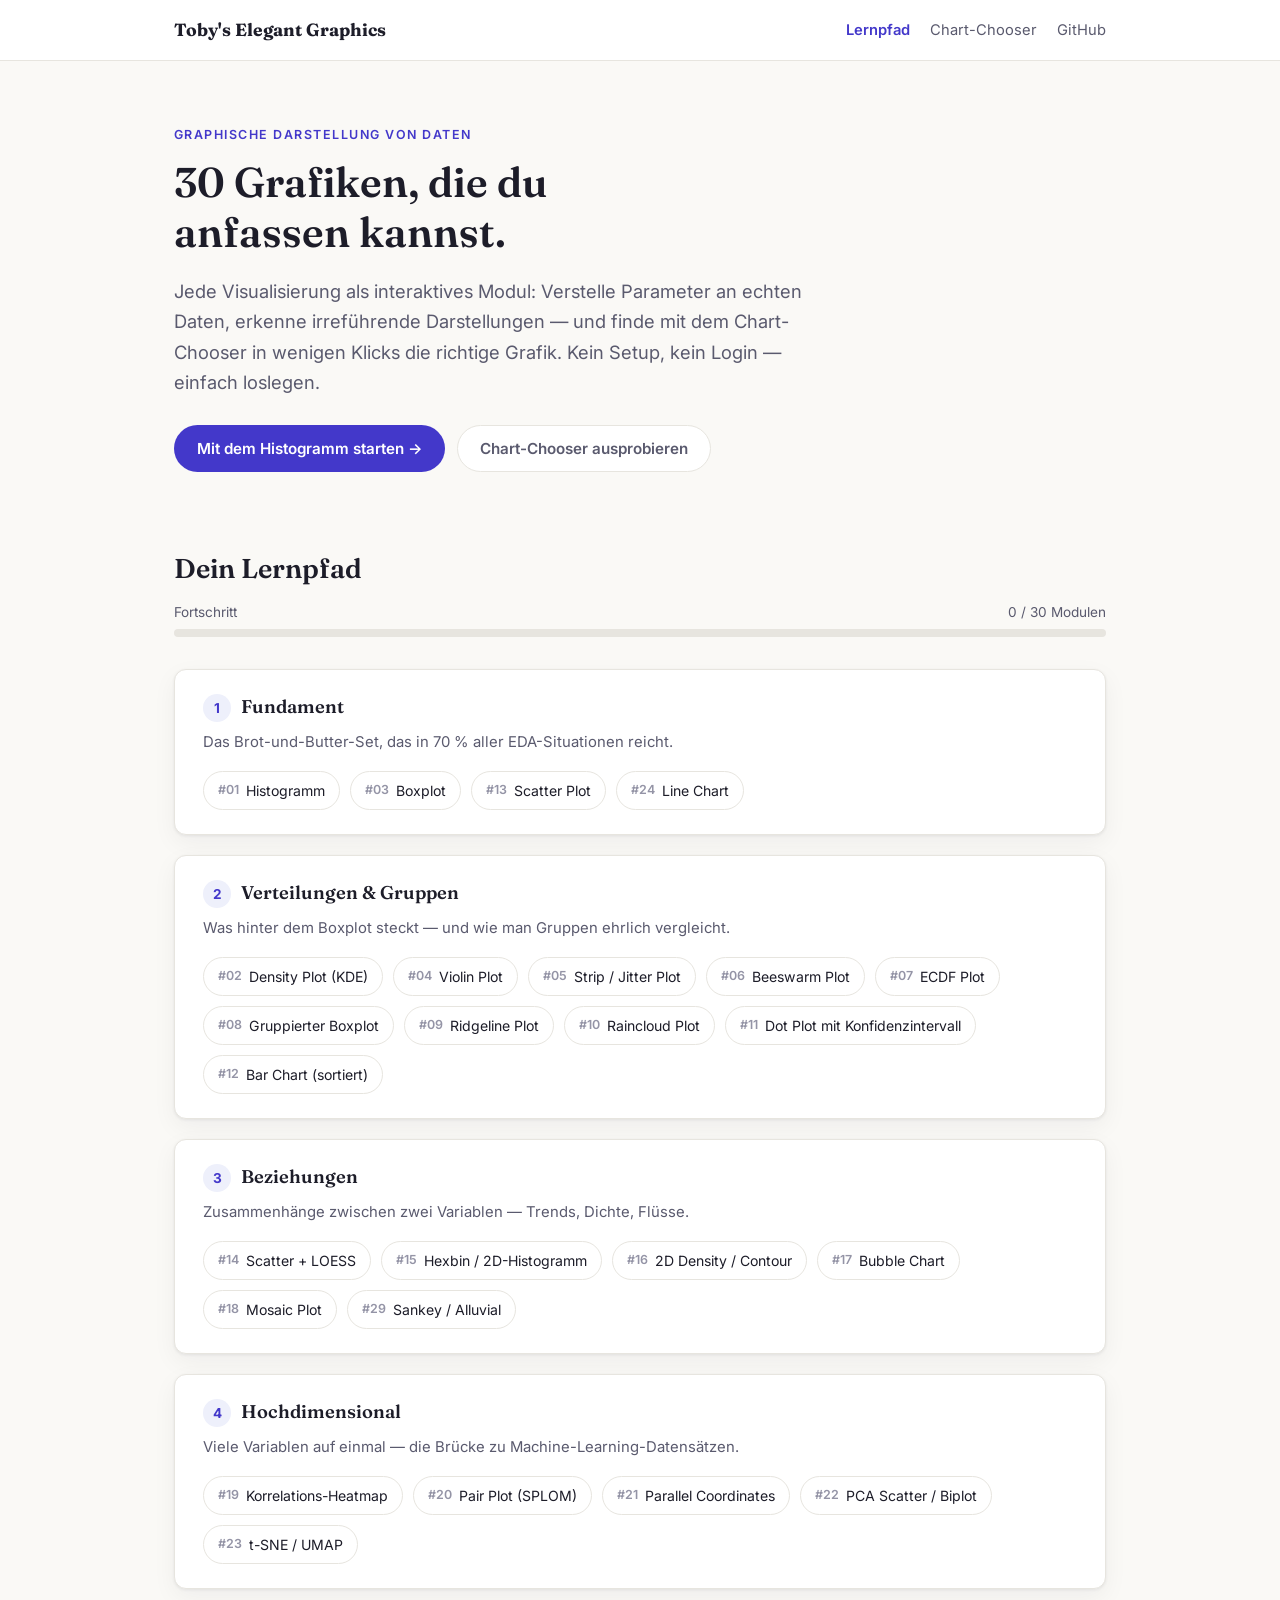
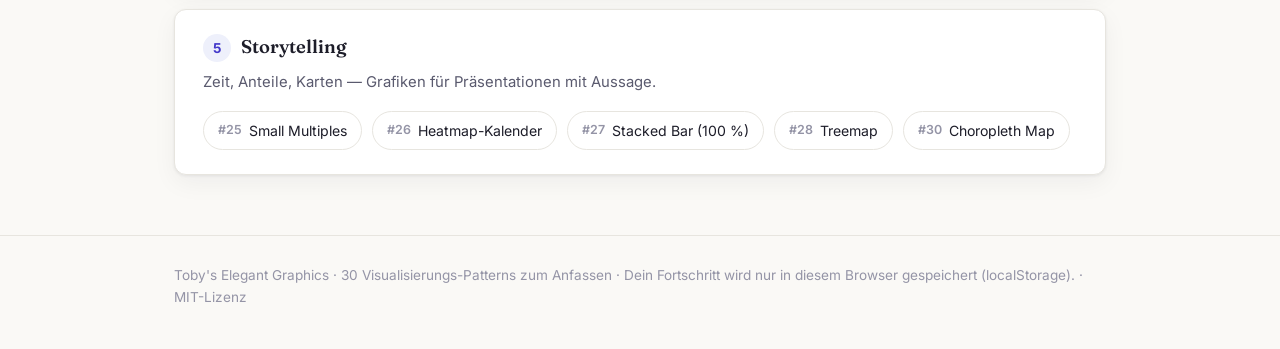
<file: docs/index.html>
<!DOCTYPE html>
<html lang="de">
<head>
  <meta charset="UTF-8" />
  <meta name="viewport" content="width=device-width, initial-scale=1.0" />
  <title>Toby's Elegant Graphics — Datenvisualisierung lernen</title>
  <meta name="description" content="Interaktive Lernumgebung: 30 Visualisierungs-Patterns für Datenanalyse zum Anfassen — mit Parameter-Laboren, Quiz und Python-Snippets." />
  <link rel="preconnect" href="https://fonts.googleapis.com" />
  <link href="https://fonts.googleapis.com/css2?family=Fraunces:opsz,wght@9..144,600;9..144,700&family=Inter:wght@400;500;600;700&display=swap" rel="stylesheet" />
  <link rel="stylesheet" href="css/style.css" />
</head>
<body>
  <main class="container">
    <section class="hero">
      <div class="kicker">Graphische Darstellung von Daten</div>
      <h1>30 Grafiken, die du<br />anfassen kannst.</h1>
      <p class="lead">
        Jede Visualisierung als interaktives Modul: Verstelle Parameter an echten Daten,
        erkenne irreführende Darstellungen — und finde mit dem Chart-Chooser in wenigen
        Klicks die richtige Grafik. Kein Setup, kein Login — einfach loslegen.
      </p>
      <div class="hero-actions">
        <a class="btn btn-primary" href="module.html#01">Mit dem Histogramm starten →</a>
        <a class="btn btn-ghost" href="chooser.html">Chart-Chooser ausprobieren</a>
      </div>
    </section>

    <section>
      <h2>Dein Lernpfad</h2>
      <div class="progress-wrap">
        <div class="progress-label">
          <span>Fortschritt</span>
          <span id="progress-text">0 / 30 Modulen</span>
        </div>
        <div class="progress-bar"><div id="progress-fill" style="width: 0%"></div></div>
      </div>
      <div id="clusters"></div>
    </section>
  </main>

  <script src="js/app.js"></script>
  <script src="js/content.js"></script>
  <script>
    TEG.renderHeader("path");
    TEG.renderFooter();

    const done = TEG.getDone();
    const total = TEG_PATH_ORDER.length;
    const doneCount = TEG_PATH_ORDER.filter((id) => done.has(id)).length;
    document.getElementById("progress-text").textContent = `${doneCount} / ${total} Modulen`;
    document.getElementById("progress-fill").style.width = `${(doneCount / total) * 100}%`;

    const wrap = document.getElementById("clusters");
    TEG_CLUSTERS.forEach((cluster) => {
      const chips = cluster.modules.map((id) => {
        const m = TEG_MODULES[id];
        const isDone = done.has(id);
        if (!m.available) {
          return TEG.el("span", { class: "chip locked", title: "Bald verfügbar" },
            TEG.el("span", { class: "chip-num" }, "#" + id), m.title, " 🔒");
        }
        return TEG.el("a", { class: "chip" + (isDone ? " done" : ""), href: `module.html#${id}` },
          TEG.el("span", { class: "chip-num" }, "#" + id), m.title,
          isDone ? TEG.el("span", { class: "chip-check" }, "✓") : null);
      });
      wrap.append(
        TEG.el("div", { class: "cluster-card" },
          TEG.el("h3", {},
            TEG.el("span", { class: "cluster-num" }, String(cluster.num)),
            cluster.name),
          TEG.el("p", { class: "cluster-desc" }, cluster.desc),
          TEG.el("div", { class: "module-chips" }, chips)
        )
      );
    });
  </script>
</body>
</html>
</file>
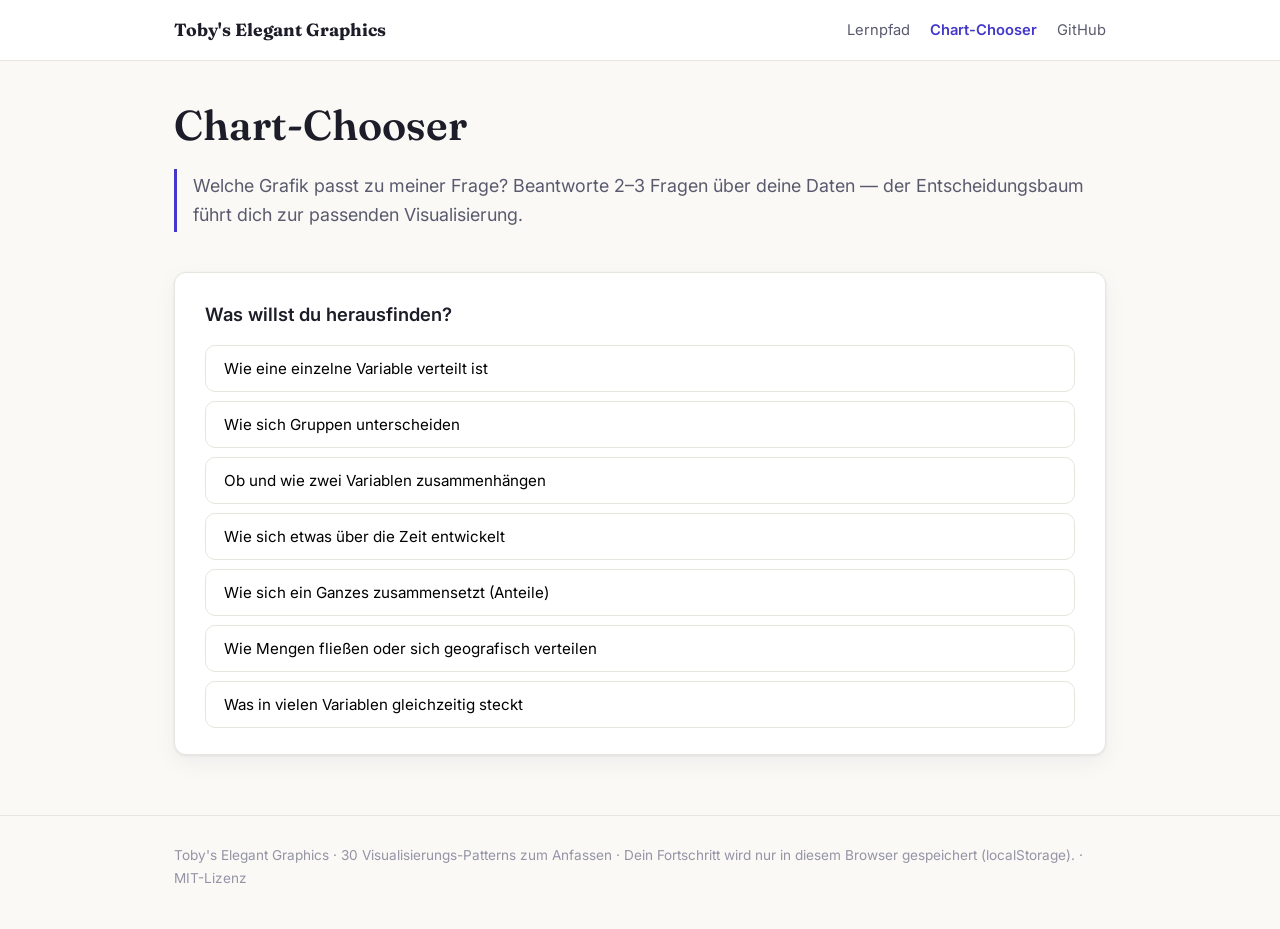
<file: docs/chooser.html>
<!DOCTYPE html>
<html lang="de">
<head>
  <meta charset="UTF-8" />
  <meta name="viewport" content="width=device-width, initial-scale=1.0" />
  <title>Chart-Chooser — Toby's Elegant Graphics</title>
  <meta name="description" content="Welche Grafik passt zu meiner Frage? Der Entscheidungsbaum führt in wenigen Klicks zur passenden Visualisierung." />
  <link rel="preconnect" href="https://fonts.googleapis.com" />
  <link href="https://fonts.googleapis.com/css2?family=Fraunces:opsz,wght@9..144,600;9..144,700&family=Inter:wght@400;500;600;700&display=swap" rel="stylesheet" />
  <link rel="stylesheet" href="css/style.css" />
</head>
<body>
  <main class="container">
    <section class="module-header">
      <h1>Chart-Chooser</h1>
      <p class="module-question">
        Welche Grafik passt zu meiner Frage? Beantworte 2–3 Fragen über deine Daten —
        der Entscheidungsbaum führt dich zur passenden Visualisierung.
      </p>
    </section>
    <section class="section-card" id="chooser-card"></section>
  </main>

  <script src="js/app.js"></script>
  <script src="js/content.js"></script>
  <script src="js/chooser.js"></script>
  <script>
    TEG.renderHeader("chooser");
    TEG.renderFooter();

    const el = TEG.el;
    const card = document.getElementById("chooser-card");

    // Pfad der bisherigen Antworten: [{ nodeId, label }]
    let trail = [];

    function moduleChip(id, primary) {
      const m = TEG_MODULES[id];
      const num = el("span", { class: "chip-num" }, "#" + id);
      if (!m.available) {
        return el("span", {
          class: "chip locked" + (primary ? " primary" : ""),
          title: "Modul bald verfügbar",
        }, num, m.title, " 🔒");
      }
      return el("a", {
        class: "chip" + (primary ? " primary" : ""),
        href: `module.html#${id}`,
      }, num, m.title, primary ? " →" : null);
    }

    function renderTrail() {
      if (!trail.length) return null;
      return el("div", { class: "answer-trail" },
        trail.map((t) => el("span", { class: "trail-chip" }, t.label)),
        el("button", { class: "trail-back", onclick: back }, "← Zurück")
      );
    }

    function back() {
      trail.pop();
      renderNode(trail.length ? trail[trail.length - 1].target : "start");
    }

    function restart() {
      trail = [];
      renderNode("start");
    }

    function choose(option) {
      if (option.next) {
        trail.push({ label: option.label, target: option.next });
        renderNode(option.next);
      } else {
        trail.push({ label: option.label, target: null });
        renderResult(option.result);
      }
    }

    function renderNode(nodeId) {
      const node = TEG_CHOOSER_TREE[nodeId];
      card.replaceChildren();
      card.append(
        renderTrail() || "",
        el("div", { class: "chooser-question" }, node.q),
        el("div", { class: "chooser-options" },
          node.options.map((o) => el("button", { onclick: () => choose(o) }, o.label)))
      );
    }

    function renderResult(result) {
      card.replaceChildren();
      card.append(
        renderTrail() || "",
        el("div", { class: "chooser-question" }, "Meine Empfehlung:"),
        el("div", { class: "result-label" }, "Erste Wahl"),
        el("div", { class: "module-chips" },
          result.primary.map((id) => moduleChip(id, true)))
      );
      if (result.also.length) {
        card.append(
          el("div", { class: "result-label" }, "Auch einen Blick wert"),
          el("div", { class: "module-chips" },
            result.also.map((id) => moduleChip(id, false)))
        );
      }
      card.append(
        el("div", { class: "result-note" }, result.note),
        el("div", { style: "margin-top: 22px" },
          el("button", { class: "btn btn-ghost", onclick: restart }, "↺ Von vorn beginnen"))
      );
    }

    renderNode("start");
  </script>
</body>
</html>
</file>
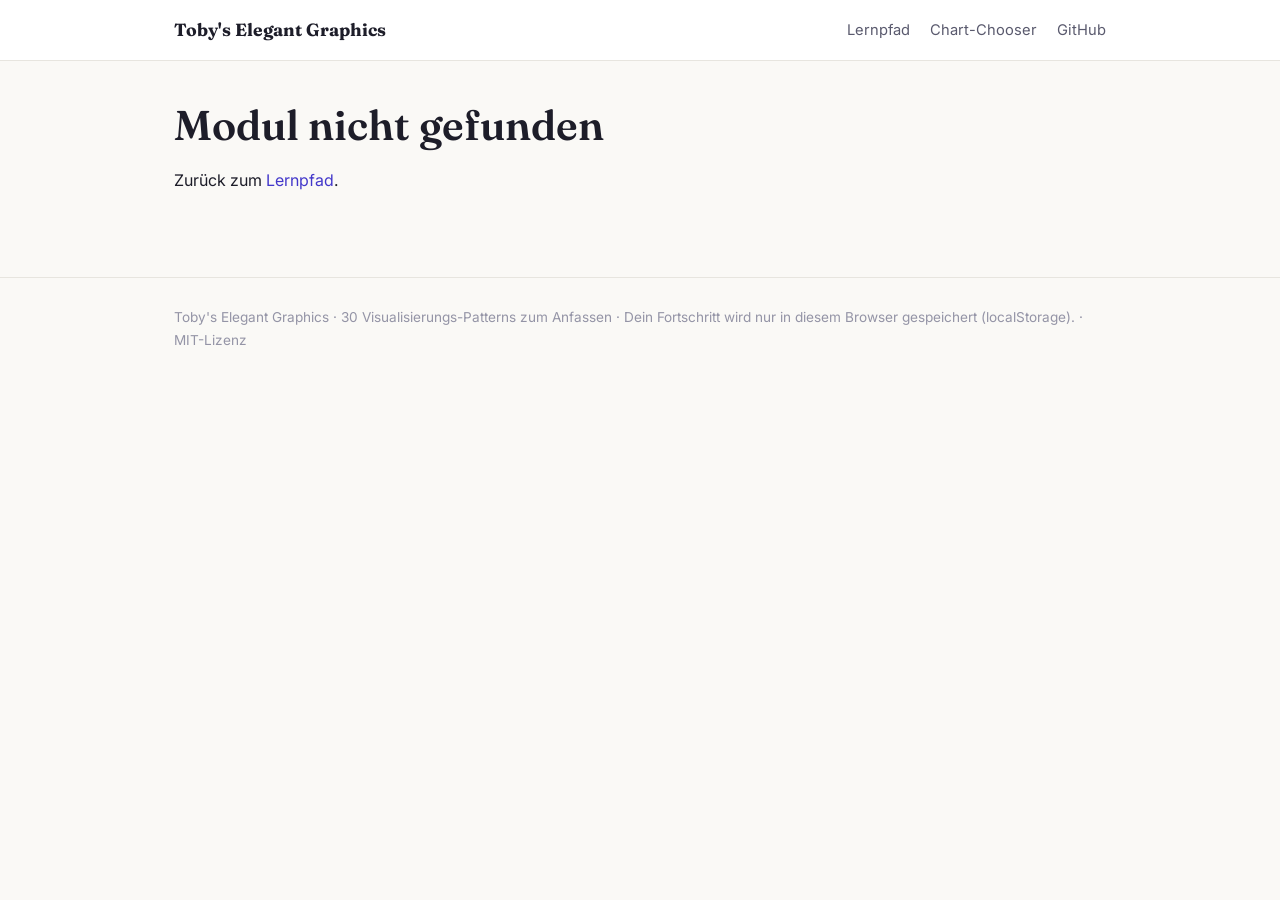
<file: docs/module.html>
<!DOCTYPE html>
<html lang="de">
<head>
  <meta charset="UTF-8" />
  <meta name="viewport" content="width=device-width, initial-scale=1.0" />
  <title>Modul — Toby's Elegant Graphics</title>
  <link rel="preconnect" href="https://fonts.googleapis.com" />
  <link href="https://fonts.googleapis.com/css2?family=Fraunces:opsz,wght@9..144,600;9..144,700&family=Inter:wght@400;500;600;700&display=swap" rel="stylesheet" />
  <link rel="stylesheet" href="css/style.css" />
  <script src="https://cdn.plot.ly/plotly-2.35.2.min.js" charset="utf-8"></script>
</head>
<body>
  <main class="container" id="main"></main>

  <script src="js/app.js"></script>
  <script src="js/data.js"></script>
  <script src="js/content.js"></script>
  <script src="js/labs.js"></script>
  <script>
    TEG.renderHeader();
    TEG.renderFooter();

    const PLOT_CONFIG = { responsive: true, displayModeBar: false, locale: "de" };
    const el = TEG.el;
    const main = document.getElementById("main");

    function currentId() {
      const id = (location.hash || "").replace("#", "");
      return TEG_MODULES[id] ? id : null;
    }

    function render() {
      main.replaceChildren();
      const id = currentId();
      if (!id) {
        main.append(
          el("section", { class: "module-header" },
            el("h1", {}, "Modul nicht gefunden"),
            el("p", {}, "Zurück zum ", el("a", { href: "index.html" }, "Lernpfad"), ".")
          )
        );
        return;
      }
      const mod = TEG_MODULES[id];
      document.title = `#${id} ${mod.title} — Toby's Elegant Graphics`;

      if (!mod.available) {
        main.append(
          el("section", { class: "module-header" },
            el("div", { class: "breadcrumb" },
              el("a", { href: "index.html" }, "Lernpfad"),
              el("span", { class: "sep" }, "›"), `#${id}`),
            el("h1", {}, `${mod.title} — bald verfügbar`),
            el("p", { class: "module-question" }, mod.question),
            el("p", {}, "Dieses Modul ist noch in Arbeit. Schau dir solange das ",
              el("a", { href: "module.html#01" }, "Histogramm-Modul"), " an.")
          )
        );
        return;
      }

      renderModule(id, mod);
    }

    function renderModule(id, mod) {
      const cluster = TEG_CLUSTERS.find((c) => c.modules.includes(id));

      // ---- Kopf: Frage + Wann (nicht) nutzen ----
      main.append(
        el("section", { class: "module-header" },
          el("div", { class: "breadcrumb" },
            el("a", { href: "index.html" }, "Lernpfad"),
            el("span", { class: "sep" }, "›"),
            `Cluster ${cluster.num} · ${cluster.name}`,
            el("span", { class: "sep" }, "›"), `#${id}`),
          el("h1", {}, mod.title),
          el("p", { class: "module-question" }, mod.question),
          el("div", { class: "use-when" },
            el("div", { class: "uw uw-yes" }, el("strong", {}, "Wann nutzen"), mod.useWhen),
            el("div", { class: "uw uw-no" }, el("strong", {}, "Wann nicht"), mod.useNot)
          )
        )
      );

      // ---- Sektionen (brauchen z. T. Daten) ----
      const lab = TEG_LABS[id];
      const labCard = el("section", { class: "section-card" },
        el("h2", {}, "🔬 Parameter-Labor"),
        el("p", { class: "section-hint" }, mod.labIntro));
      const gbCard = el("section", { class: "section-card" },
        el("h2", {}, "⚖️ Gut vs. Schlecht"),
        el("p", { class: "section-hint" }, mod.goodBad.intro));
      main.append(labCard, gbCard);

      renderPitfalls(mod);
      renderFooterNav(id);

      // Daten laden (Basis-Datensatz + ggf. modulspezifische Zusatzdaten),
      // dann die beiden Plot-Sektionen füllen
      Promise.all([TEG_DATA.load(), lab.prepare ? lab.prepare() : null])
        .then(([rows]) => {
          buildLab(labCard, lab, rows);
          buildGoodBad(gbCard, lab, mod, rows);
        }).catch((err) => {
          labCard.append(el("p", {}, `⚠️ ${err.message} — läuft die Seite über einen Webserver (nicht file://)?`));
        });
    }

    // ---- Parameter-Labor ----
    function buildLab(card, lab, rows) {
      const values = {};
      const controlsWrap = el("div", { class: "lab-controls" });
      const plotDiv = el("div", { class: "plot-area" });
      const insight = el("div", { class: "lab-insight" });

      function update() {
        const { traces, layout } = lab.render(rows, values);
        Plotly.react(plotDiv, traces, layout, PLOT_CONFIG);
        if (lab.insight) insight.textContent = lab.insight(values);
      }

      lab.controls.forEach((c) => {
        values[c.id] = c.default;
        if (c.type === "select") {
          const sel = el("select", { onchange: () => { values[c.id] = sel.value; update(); } },
            c.options.map((o) => el("option", { value: o.value }, o.label)));
          sel.value = c.default;
          controlsWrap.append(el("div", { class: "lab-control" }, el("label", {}, c.label), sel));
        } else if (c.type === "range") {
          const badge = el("span", { class: "value-badge" }, String(c.default));
          const input = el("input", { type: "range", min: c.min, max: c.max, step: c.step, value: c.default,
            oninput: () => { values[c.id] = Number(input.value); badge.textContent = input.value; update(); } });
          controlsWrap.append(el("div", { class: "lab-control" },
            el("label", {}, c.label, " ", badge), input));
        } else if (c.type === "checkbox") {
          const cbId = `cb-${c.id}`;
          const input = el("input", { type: "checkbox", id: cbId,
            onchange: () => { values[c.id] = input.checked; update(); } });
          input.checked = c.default;
          controlsWrap.append(el("div", { class: "lab-control checkbox" },
            input, el("label", { for: cbId }, c.label)));
        }
      });

      card.append(controlsWrap, plotDiv, insight);
      update();
    }

    // ---- Gut vs. Schlecht ----
    function buildGoodBad(card, lab, mod, rows) {
      const gb = mod.goodBad;
      let mode = "good";
      const goodBtn = el("button", { onclick: () => setMode("good") }, "✓ " + gb.goodLabel);
      const badBtn = el("button", { onclick: () => setMode("bad") }, "✗ " + gb.badLabel);
      const plotDiv = el("div", { class: "plot-area" });
      const explain = el("div", { class: "goodbad-explain" });

      function setMode(m) {
        mode = m;
        goodBtn.className = m === "good" ? "active-good" : "";
        badBtn.className = m === "bad" ? "active-bad" : "";
        explain.className = "goodbad-explain " + (m === "good" ? "is-good" : "is-bad");
        explain.textContent = m === "good" ? gb.goodExplain : gb.badExplain;
        const { traces, layout } = lab.goodBad(rows, m);
        Plotly.react(plotDiv, traces, layout, PLOT_CONFIG);
      }

      card.append(el("div", { class: "goodbad-toggle" }, goodBtn, badBtn), plotDiv, explain);
      setMode("good");
    }

    // ---- Merksatz & Fallstricke ----
    function renderPitfalls(mod) {
      main.append(
        el("section", { class: "section-card" },
          el("h2", {}, "⚠️ Merksatz & Fallstricke"),
          el("div", { class: "merksatz" }, "„" + mod.merksatz + "“"),
          el("table", { class: "pitfall-table" },
            el("thead", {}, el("tr", {},
              el("th", {}, "Fallstrick"), el("th", {}, "Warum es schiefgeht"), el("th", {}, "Gegenmittel"))),
            el("tbody", {}, mod.pitfalls.map((p) =>
              el("tr", {}, el("td", {}, el("strong", {}, p[0])), el("td", {}, p[1]), el("td", {}, p[2]))))
          )
        )
      );
    }

    // ---- Abschluss & Navigation ----
    function renderFooterNav(id) {
      const idx = TEG_PATH_ORDER.indexOf(id);
      const prevId = TEG_PATH_ORDER[idx - 1];
      const nextId = TEG_PATH_ORDER[idx + 1];

      const doneBtn = el("button", { class: "done-btn", onclick: () => {
        const nowDone = !TEG.isDone(id);
        TEG.setDone(id, nowDone);
        syncDoneBtn();
      } });
      function syncDoneBtn() {
        const d = TEG.isDone(id);
        doneBtn.textContent = d ? "✓ Modul abgeschlossen" : "Modul als erledigt markieren";
        doneBtn.classList.toggle("is-done", d);
      }
      syncDoneBtn();

      function navLink(targetId, labelPrefix, arrow) {
        if (!targetId) return el("span", {});
        const m = TEG_MODULES[targetId];
        if (!m.available) {
          return el("span", { class: "btn btn-ghost disabled" },
            `${arrow === "←" ? "← " : ""}#${targetId} ${m.title} (bald)${arrow === "→" ? " →" : ""}`);
        }
        return el("a", { class: "btn btn-ghost", href: `module.html#${targetId}` },
          `${arrow === "←" ? "← " : ""}${labelPrefix} #${targetId} ${m.title}${arrow === "→" ? " →" : ""}`);
      }

      main.append(
        el("div", { class: "module-footer-nav" },
          navLink(prevId, "", "←"),
          doneBtn,
          navLink(nextId, "", "→"))
      );
    }

    window.addEventListener("hashchange", () => { render(); window.scrollTo(0, 0); });
    render();
  </script>
</body>
</html>
</file>
<file: docs/css/style.css>
/* ============================================================
   Toby's Elegant Graphics — Design-System
   Eine Datei, keine Frameworks. Variablen oben, Komponenten unten.
   ============================================================ */

:root {
  --bg: #faf9f6;
  --surface: #ffffff;
  --ink: #1d1d29;
  --ink-soft: #5a5a6e;
  --ink-faint: #9494a6;
  --accent: #4338ca;        /* Indigo — Links, aktive Elemente */
  --accent-soft: #eef0fb;
  --good: #15803d;
  --good-soft: #ecfdf3;
  --bad: #b91c1c;
  --bad-soft: #fef2f2;
  --border: #e7e5df;
  --radius: 12px;
  --shadow: 0 1px 3px rgba(29, 29, 41, 0.07), 0 8px 24px rgba(29, 29, 41, 0.05);
  --font-text: "Inter", system-ui, -apple-system, sans-serif;
  --font-display: "Fraunces", Georgia, serif;
}

* { box-sizing: border-box; }

html { scroll-behavior: smooth; }

body {
  margin: 0;
  background: var(--bg);
  color: var(--ink);
  font-family: var(--font-text);
  font-size: 16px;
  line-height: 1.65;
  -webkit-font-smoothing: antialiased;
}

.container { max-width: 980px; margin: 0 auto; padding: 0 24px; }

h1, h2, h3 { font-family: var(--font-display); font-weight: 600; line-height: 1.2; }
h1 { font-size: 2.6rem; margin: 0 0 0.5rem; }
h2 { font-size: 1.7rem; margin: 2.5rem 0 1rem; }
h3 { font-size: 1.15rem; margin: 1.5rem 0 0.5rem; }

a { color: var(--accent); text-decoration: none; }
a:hover { text-decoration: underline; }

/* ---------- Header ---------- */

.site-header {
  background: var(--surface);
  border-bottom: 1px solid var(--border);
  position: sticky; top: 0; z-index: 50;
}
.site-header .container {
  display: flex; align-items: center; justify-content: space-between;
  height: 60px;
}
.brand {
  font-family: var(--font-display); font-weight: 700; font-size: 1.1rem;
  color: var(--ink);
}
.brand:hover { text-decoration: none; color: var(--accent); }
.site-nav { display: flex; gap: 20px; align-items: center; font-size: 0.92rem; }
.site-nav a { color: var(--ink-soft); }
.site-nav a.active { color: var(--accent); font-weight: 600; }
.site-nav .nav-disabled {
  color: var(--ink-faint); cursor: default;
}
.site-nav .nav-disabled:hover { text-decoration: none; }
.site-nav .soon-tag {
  font-size: 0.68rem; background: var(--accent-soft); color: var(--accent);
  border-radius: 99px; padding: 1px 7px; margin-left: 4px; vertical-align: 1px;
}

/* ---------- Hero (Startseite) ---------- */

.hero { padding: 64px 0 40px; }
.hero .kicker {
  text-transform: uppercase; letter-spacing: 0.12em; font-size: 0.78rem;
  font-weight: 600; color: var(--accent); margin-bottom: 12px;
}
.hero p.lead { font-size: 1.15rem; color: var(--ink-soft); max-width: 640px; }
.hero-actions { margin-top: 28px; display: flex; gap: 12px; flex-wrap: wrap; }

.btn {
  display: inline-block; padding: 10px 22px; border-radius: 99px;
  font-weight: 600; font-size: 0.95rem; border: 1px solid transparent;
  cursor: pointer; transition: all 0.15s ease;
}
.btn-primary { background: var(--accent); color: #fff; }
.btn-primary:hover { background: #3730a3; text-decoration: none; }
.btn-ghost { border-color: var(--border); color: var(--ink-soft); background: var(--surface); }
.btn-ghost:hover { border-color: var(--accent); color: var(--accent); text-decoration: none; }
.btn[disabled], .btn.disabled {
  opacity: 0.5; cursor: not-allowed; pointer-events: none;
}

/* ---------- Fortschritt ---------- */

.progress-wrap { margin: 8px 0 32px; }
.progress-label {
  display: flex; justify-content: space-between;
  font-size: 0.85rem; color: var(--ink-soft); margin-bottom: 6px;
}
.progress-bar {
  height: 8px; background: var(--border); border-radius: 99px; overflow: hidden;
}
.progress-bar > div {
  height: 100%; background: var(--accent); border-radius: 99px;
  transition: width 0.4s ease;
}

/* ---------- Cluster / Lernpfad ---------- */

.cluster-card {
  background: var(--surface); border: 1px solid var(--border);
  border-radius: var(--radius); padding: 24px 28px; margin-bottom: 20px;
  box-shadow: var(--shadow);
}
.cluster-card h3 { margin-top: 0; }
.cluster-card .cluster-desc { color: var(--ink-soft); font-size: 0.93rem; margin: 4px 0 16px; }
.cluster-num {
  display: inline-flex; align-items: center; justify-content: center;
  width: 28px; height: 28px; border-radius: 50%;
  background: var(--accent-soft); color: var(--accent);
  font-size: 0.85rem; font-weight: 700; margin-right: 10px;
  font-family: var(--font-text);
}

.module-chips { display: flex; flex-wrap: wrap; gap: 10px; }
.chip {
  display: inline-flex; align-items: center; gap: 7px;
  padding: 7px 14px; border-radius: 99px; font-size: 0.88rem;
  border: 1px solid var(--border); background: var(--surface);
  color: var(--ink); transition: all 0.15s ease;
}
a.chip:hover { border-color: var(--accent); color: var(--accent); text-decoration: none; }
.chip .chip-num { color: var(--ink-faint); font-size: 0.78rem; font-weight: 600; }
.chip.done { border-color: var(--good); background: var(--good-soft); }
.chip.done .chip-check { color: var(--good); font-weight: 700; }
.chip.locked { opacity: 0.55; cursor: default; }

/* ---------- Modul-Seite ---------- */

.module-header { padding: 40px 0 8px; }
.module-header .breadcrumb {
  font-size: 0.85rem; color: var(--ink-soft); margin-bottom: 10px;
}
.module-header .breadcrumb .sep { margin: 0 6px; color: var(--ink-faint); }
.module-question {
  font-size: 1.12rem; color: var(--ink-soft);
  border-left: 3px solid var(--accent); padding: 2px 0 2px 16px;
  margin: 18px 0 6px;
}
.use-when { display: grid; grid-template-columns: 1fr 1fr; gap: 14px; margin: 22px 0; }
.use-when .uw {
  border-radius: var(--radius); padding: 14px 18px; font-size: 0.92rem;
}
.use-when .uw strong { display: block; margin-bottom: 4px; font-size: 0.85rem;
  text-transform: uppercase; letter-spacing: 0.06em; }
.uw-yes { background: var(--good-soft); color: #14532d; }
.uw-no { background: var(--bad-soft); color: #7f1d1d; }

.section-card {
  background: var(--surface); border: 1px solid var(--border);
  border-radius: var(--radius); padding: 26px 30px; margin: 26px 0;
  box-shadow: var(--shadow);
}
.section-card > h2 { margin-top: 0; font-size: 1.35rem; }
.section-card .section-hint { color: var(--ink-soft); font-size: 0.92rem; margin-top: -6px; }

/* ---------- Parameter-Labor ---------- */

.lab-controls {
  display: flex; flex-wrap: wrap; gap: 22px; align-items: flex-end;
  padding: 16px 18px; background: var(--bg); border-radius: var(--radius);
  margin-bottom: 14px;
}
.lab-control { display: flex; flex-direction: column; gap: 5px; min-width: 150px; }
.lab-control label { font-size: 0.8rem; font-weight: 600; color: var(--ink-soft); }
.lab-control .value-badge { color: var(--accent); font-weight: 700; }
.lab-control select {
  padding: 7px 10px; border: 1px solid var(--border); border-radius: 8px;
  font-family: var(--font-text); font-size: 0.9rem; background: var(--surface);
}
.lab-control input[type="range"] { accent-color: var(--accent); width: 170px; }
.lab-control.checkbox { flex-direction: row; align-items: center; gap: 8px; min-width: 0; }
.lab-control.checkbox input { accent-color: var(--accent); width: 17px; height: 17px; }
.lab-control.checkbox label { font-size: 0.9rem; color: var(--ink); font-weight: 500; }
.plot-area { width: 100%; min-height: 420px; }
.lab-insight {
  margin-top: 10px; padding: 12px 16px; border-radius: 8px;
  background: var(--accent-soft); color: #312e81; font-size: 0.92rem;
}

/* ---------- Gut vs. Schlecht ---------- */

.goodbad-toggle { display: flex; gap: 0; margin-bottom: 14px; }
.goodbad-toggle button {
  flex: 1; padding: 10px; font-family: var(--font-text); font-size: 0.93rem;
  font-weight: 600; cursor: pointer; border: 1px solid var(--border);
  background: var(--surface); color: var(--ink-soft); transition: all 0.15s;
}
.goodbad-toggle button:first-child { border-radius: 8px 0 0 8px; }
.goodbad-toggle button:last-child { border-radius: 0 8px 8px 0; border-left: none; }
.goodbad-toggle button.active-good { background: var(--good-soft); color: var(--good); border-color: var(--good); }
.goodbad-toggle button.active-bad { background: var(--bad-soft); color: var(--bad); border-color: var(--bad); }
.goodbad-explain { font-size: 0.93rem; padding: 12px 16px; border-radius: 8px; margin-top: 10px; }
.goodbad-explain.is-good { background: var(--good-soft); color: #14532d; }
.goodbad-explain.is-bad { background: var(--bad-soft); color: #7f1d1d; }

/* ---------- Fallstricke ---------- */

.pitfall-table { width: 100%; border-collapse: collapse; font-size: 0.92rem; }
.pitfall-table th, .pitfall-table td {
  text-align: left; padding: 10px 14px; border-bottom: 1px solid var(--border);
  vertical-align: top;
}
.pitfall-table th {
  font-size: 0.78rem; text-transform: uppercase; letter-spacing: 0.06em;
  color: var(--ink-soft);
}
.merksatz {
  font-family: var(--font-display); font-size: 1.15rem; font-style: italic;
  padding: 16px 22px; background: var(--accent-soft); border-radius: var(--radius);
  color: #312e81; margin-bottom: 20px;
}

/* ---------- Chart-Chooser ---------- */

.answer-trail { display: flex; flex-wrap: wrap; gap: 8px; margin-bottom: 18px; }
.answer-trail .trail-chip {
  display: inline-flex; align-items: center; gap: 6px;
  padding: 5px 13px; border-radius: 99px; font-size: 0.84rem;
  background: var(--accent-soft); color: var(--accent); font-weight: 500;
}
.trail-back {
  border: 1px solid var(--border); background: var(--surface);
  border-radius: 99px; padding: 5px 13px; font-size: 0.84rem;
  font-family: var(--font-text); color: var(--ink-soft); cursor: pointer;
}
.trail-back:hover { border-color: var(--accent); color: var(--accent); }

.chooser-question { font-weight: 600; font-size: 1.15rem; margin-bottom: 16px; }
.chooser-options { display: flex; flex-direction: column; gap: 9px; }
.chooser-options button {
  text-align: left; padding: 13px 18px; border-radius: 10px;
  border: 1px solid var(--border); background: var(--surface);
  font-family: var(--font-text); font-size: 0.95rem; cursor: pointer;
  transition: all 0.12s;
}
.chooser-options button:hover { border-color: var(--accent); background: var(--accent-soft); }

.result-label {
  text-transform: uppercase; letter-spacing: 0.1em; font-size: 0.74rem;
  font-weight: 700; color: var(--ink-soft); margin: 18px 0 8px;
}
.result-note {
  margin-top: 16px; padding: 12px 16px; border-radius: 8px;
  background: var(--accent-soft); color: #312e81; font-size: 0.92rem;
}
.chip.primary {
  border-color: var(--accent); background: var(--accent-soft);
  color: var(--accent); font-weight: 600; font-size: 0.95rem;
  padding: 9px 17px;
}
a.chip.primary:hover { background: var(--accent); color: #fff; }

/* ---------- Modul-Abschluss & Navigation ---------- */

.module-footer-nav {
  display: flex; justify-content: space-between; align-items: center;
  gap: 14px; margin: 40px 0 70px; flex-wrap: wrap;
}
.done-btn {
  padding: 12px 28px; border-radius: 99px; border: 2px solid var(--good);
  background: var(--surface); color: var(--good); font-weight: 700;
  font-size: 0.97rem; font-family: var(--font-text); cursor: pointer;
  transition: all 0.15s;
}
.done-btn:hover { background: var(--good-soft); }
.done-btn.is-done { background: var(--good); color: #fff; }

/* ---------- Footer ---------- */

.site-footer {
  border-top: 1px solid var(--border); padding: 28px 0 40px;
  color: var(--ink-faint); font-size: 0.85rem; margin-top: 60px;
}

/* ---------- Responsive (Tablet & Smartphone) ---------- */

@media (max-width: 640px) {
  h1 { font-size: 1.9rem; }
  h2 { font-size: 1.4rem; }
  .use-when { grid-template-columns: 1fr; }
  .section-card { padding: 18px 14px; }
  .hero { padding: 36px 0 20px; }
  .site-nav { gap: 12px; font-size: 0.85rem; }

  /* Labor-Controls untereinander, volle Breite */
  .lab-controls { flex-direction: column; align-items: stretch; gap: 14px; padding: 12px 14px; }
  .lab-control { min-width: 0; }
  .lab-control input[type="range"] { width: 100%; }
  .lab-control select { width: 100%; }
  .lab-control.checkbox { flex-direction: row; }
  .plot-area { min-height: 300px; }

  /* Fallstrick-Tabelle horizontal scrollbar statt gequetscht */
  .pitfall-table { display: block; overflow-x: auto; font-size: 0.84rem; }
  .pitfall-table th, .pitfall-table td { padding: 8px 10px; min-width: 130px; }

  .goodbad-toggle button { font-size: 0.84rem; padding: 9px 6px; }
  .module-footer-nav { flex-direction: column; align-items: stretch; text-align: center; }
  .module-footer-nav .btn, .module-footer-nav .done-btn { width: 100%; }
  .merksatz { font-size: 1.02rem; padding: 13px 16px; }
}

/* iPhone hochkant & andere schmale Geräte */
@media (max-width: 480px) {
  .container { padding: 0 14px; }
  .site-header .container { height: 52px; }
  .brand { font-size: 0.95rem; }
  .site-nav { gap: 10px; font-size: 0.8rem; }
  .site-nav a[target="_blank"] { display: none; }   /* GitHub-Link ausblenden */
  .hero-actions .btn { width: 100%; text-align: center; }
  .chip { font-size: 0.82rem; padding: 6px 11px; }
  .chooser-options button { font-size: 0.88rem; padding: 11px 13px; }
  .lab-insight, .goodbad-explain, .result-note { font-size: 0.86rem; }
  .breadcrumb { font-size: 0.78rem; }
}
</file>
